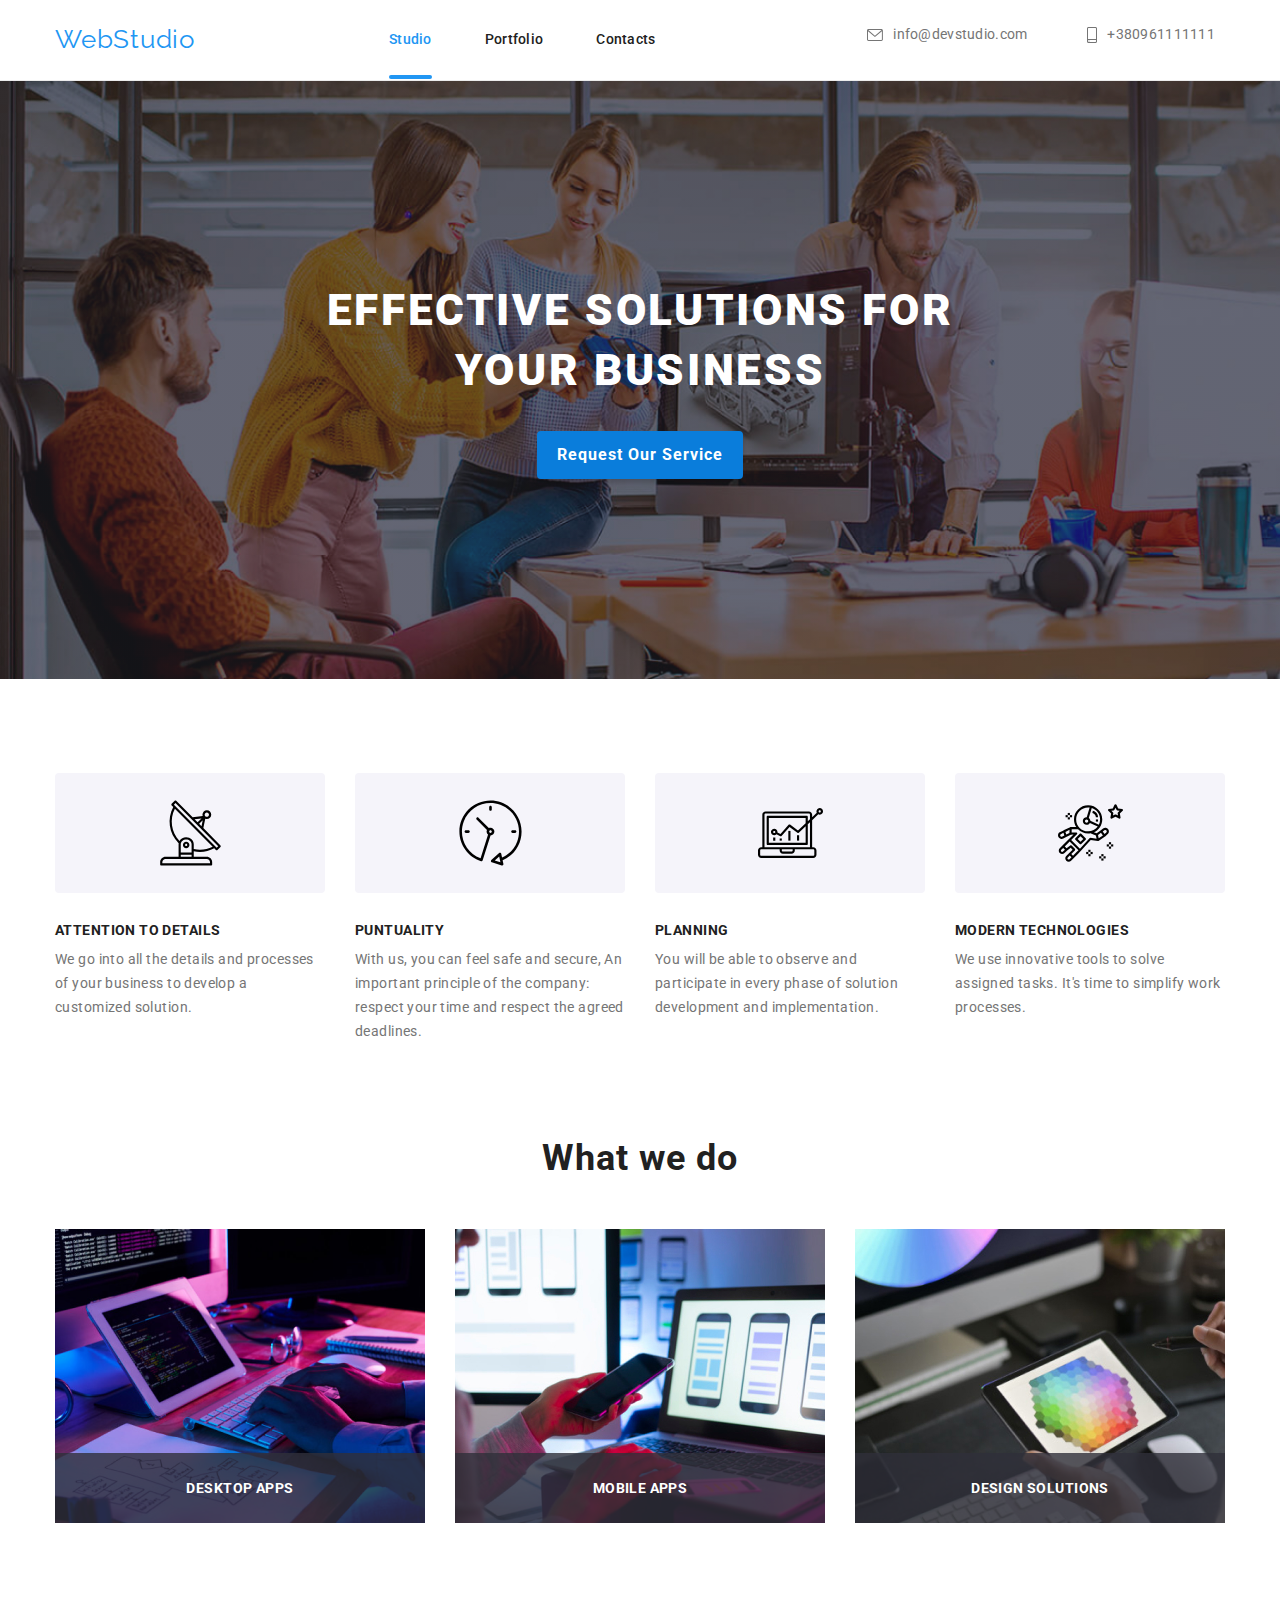
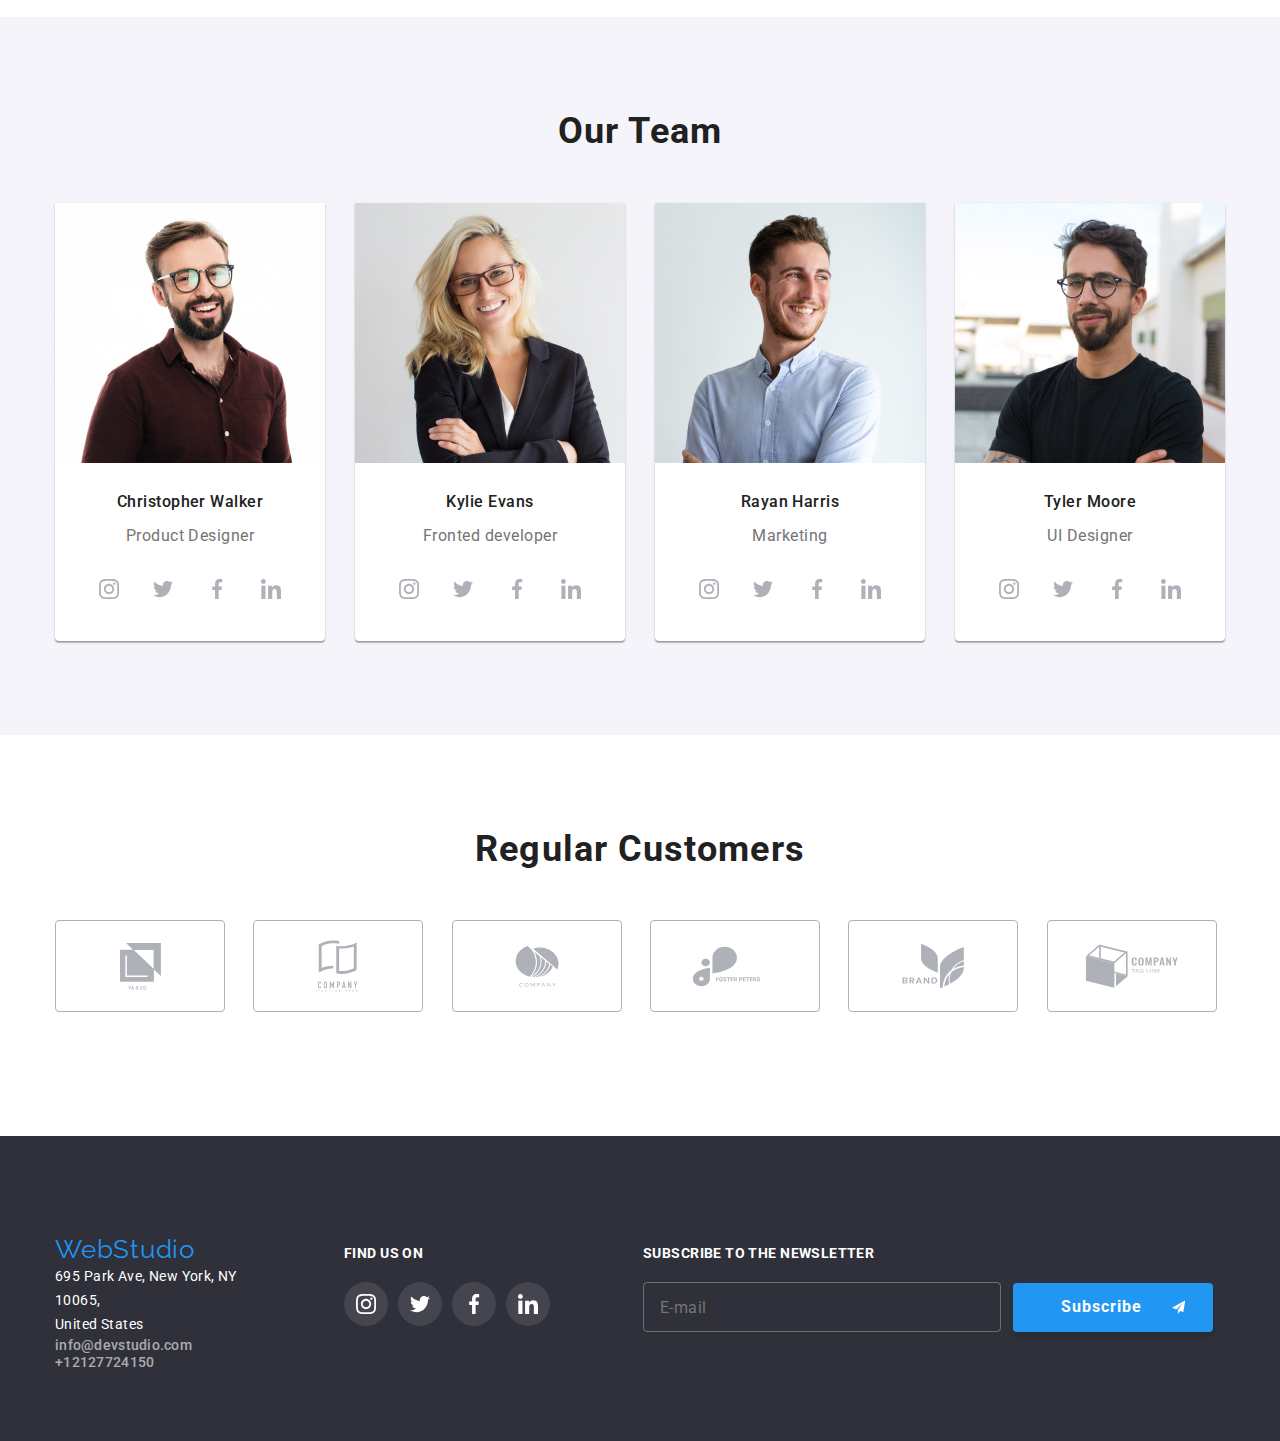
<file: index.html>
<!DOCTYPE html>
<html lang="en">
  <head>
   <title>HW 08</title>
    <meta charset="UTF-8">
    <meta name="viewport" content="width=device-width, initial-scale=1.0">
    <link rel="preconnect" href="https://fonts.googleapis.com">
    <link rel="preconnect" href="https://fonts.gstatic.com" crossorigin>
    <link href="https://fonts.googleapis.com/css2?family=Raleway:wght@700&family=Roboto:wght@400;500;700;900&display=swap" 
    rel="stylesheet">
   <link rel="stylesheet" href="https://cdnjs.cloudflare.com/ajax/libs/modern-normalize/1.0.0/modern-normalize.min.css"/>
    <link rel="stylesheet" href="./css/main.min.css"/>
  </head>
  <body>
    <header>
      <div class="container header-container">
      <a href="index.html" class="logo">WebStudio</a>

        <nav class="navigation">

        <ul class="nav">
        
          <li>
            <a href="index.html" class="nav__item nav__link--active">Studio</a>
          </li>
            <li>
              <a href="portfolio.html" rel="noopener norefer" class="nav__item nav-link ">Portfolio</a>
          </li>
            <li>
              <a href="index.html" class="nav__item nav-link">Contacts</a>
          </li>
        </ul>
      </nav>
     

    <ul class="contact__info">
    <li>
      <a href="mailto:info@devstudio.com" class="contact__link email">
      <svg width="16" height="12" class="contact__icon">
        <use href="./images/symbol-defs.svg#icon-envelope-hover">
        </use>
      </svg>
      info@devstudio.com</a></li>

    <li>
      <a href="tel:+380961111111" class="contact__link tel-number">
      <svg width="10" height="16" class="contact__icon">
        <use href="./images/symbol-defs.svg#icon-smartphone">
        </use>
      </svg>
      +380961111111</a>
    </li>
  </ul>


  <button
  class="menu-toggle js-open-menu"
  aria-expanded="false"
  aria-controls="mobile-menu">
  <svg
    width="24"
    height="24"
    fill="currentColor"
    viewBox="0 0 20 20"
    xmlns="http://www.w3.org/2000/svg">
    <path
      fill-rule="evenodd"
      d="M3 5a1 1 0 011-1h12a1 1 0 110 2H4a1 1 0 01-1-1zM3 10a1 1 0 011-1h12a1 1 0 110 2H4a1 1 0 01-1-1zM3 15a1 1 0 011-1h12a1 1 0 110 2H4a1 1 0 01-1-1z"
      clip-rule="evenodd"></path>
  </svg>
  </button>
</div>
</header>
 <main> 
    <section class="hero__section">
    <div class="container hero-container">
    <h1 class="hero-container__title">
    EFFECTIVE SOLUTIONS FOR<br>YOUR BUSINESS<br></h1>

   <button type="button" data-modal-open class="hero-section__request-our-service-button">
    Request Our Service 
   </button>
   </div>
  </section>

  <section class="our__features--section">
  <div class="container  our__features--container">
   <h2 class="hidden__features--title">Our Features</h2>
 <ul class="features__list">
  <li class="features__item">
    <div class="our__features--icon">
      <svg width="65" height="72">
        <use href="./images/symbol-defs.svg#icon-antenna-1"></use>
      </svg>
    </div>

    <h3 class="features__title">ATTENTION TO DETAILS</h3>
      <p class="features__description">
        We go into all the details and processes of your business to develop a
        customized solution.
      </p>
    </li>
    <li class="features__item">
      <div class="our__features--icon">
        <svg width="65" height="72">
          <use href="./images/symbol-defs.svg#icon-clock-1"></use>
        </svg>
      </div>

      <h3 class="features__title">PUNTUALITY</h3>
       <p class="features__description">
        With us, you can feel safe and secure, An important principle of the
        company: respect your time and respect the agreed deadlines.
      </p>
    </li>
    <li class="features__item" >
      <div class="our__features--icon">
        <svg width="65" height="72">
          <use href="./images/symbol-defs.svg#icon-diagram-1"></use>
        </svg>
      </div>

      <h3 class="features__title">PLANNING</h3>
      <p class="features__description">
        You will be able to observe and participate in every phase of solution
        development and implementation.
      </p>
    </li>
    <li class="features__item" >
      <div class="our__features--icon">
        <svg width="65" height="72">
          <use href="./images/symbol-defs.svg#icon-astronaut-1"></use>
        </svg>
      </div>

      <h3 class="features__title">MODERN TECHNOLOGIES</h3>
      <p class="features__description">
        We use innovative tools to solve assigned tasks. It's time to simplify
        work processes.
      </p>
    </li>
  </ul>
  </div>
  </section>

  <section class="what-we-do__section">
  <div class="container">
  <h2 class="what-we-do__title">What we do</h2>
  <ul class="what-we-do__images">
    <li class="what-we-do__item">
      <img src="images/personcoding.jpg" alt="personcoding" width="370" height="294">
      <div class="what-we-do__overlay">
        <p class="what-we-do-overlay__text">DESKTOP APPS</p>
      </div>
    </li>
  <li class="what-we-do__item">
      <img src="images/laptop.jpg" alt="laptop" width="370" height="294">
      <div class="what-we-do__overlay">
        <p class="what-we-do-overlay__text">MOBILE APPS</p>
      </div>
    </li>
  <li class="what-we-do__item">
      <img src="images/tablet.jpg" alt="tablet" width="370" height="294">
      <div class="what-we-do__overlay">
        <p class="what-we-do-overlay__text">DESIGN SOLUTIONS</p>
      </div>
    </li>
  </ul>
  </div>
</section>

<section class="our-team-section__cards">
  <div class="container">
  <h2 class="our__team">Our Team</h2>
<ul class="our-team__list">
<li class="our__team--item">
<picture>
  <source srcset="./images/christopherwalker@1x.jpg 1x, ./images/christopherwalker@2x.jpg 2x"
  media="(min-width:1200px)" 
  width="270" 
  height="260" />
    <source srcset="./images/christopher-tablet@1x.jpg 1x, ./images/christopher-tablet@2x.jpg 2x"
    media="(min-width:768px)"
    width="340"
    height="374"/>
    <source srcset="./images/christopher-mobile@1x.jpg 1x, ./images/christopher-mobile@2x.jpg 2x"
    media="(min-width:480px)"
    width="450"
    height="460"/> 
    <source srcset="./images/christopher-mobile@1x.jpg 1x, ./images/christopher-mobile@2x.jpg 2x"
    media="(max-width:479px)"
    width="100%"/>                
    <img
    src="./images/christopherwalker.jpg"
    alt="product designer"
    width="270"
    height="260"/>
    </picture>
    <h3 class="team__member--name">Christopher Walker</h3>
    <p class="profession">Product Designer</p>
    
    <ul class="team-member-social-links">
      <li class="team-social-icons-link">
        <a class="team-social-media__link" href="#">
            <svg width="20" height="20" class="team-social-icons-link-svg">
              <use href="./images/symbol-defs.svg#icon-instagram-2"></use>
            </svg>
        </a>
      </li>
      <li class="team-social-icons-link">
        <a class="team-social-media__link" href="#">
            <svg width="20" height="20" class="team-social-icons-link-svg">
              <use href="./images/symbol-defs.svg#icon-twitter-1"></use>
            </svg>
        </a>
      </li>
      <li class="team-social-icons-link">
        <a class="team-social-media__link" href="#">
            <svg width="20" height="20" class="team-social-icons-link-svg">
              <use href="./images/symbol-defs.svg#icon-facebook-1-2"></use>
            </svg>
        </a>
      </li>
      <li class="team-social-icons-link">
        <a class="team-social-media__link" href="#">
            <svg width="20" height="20" class="team-social-icons-link-svg">
              <use href="./images/symbol-defs.svg#icon-linkedin-1"></use>
            </svg>
        </a>
      </li>
      </ul>

  <li class="our__team--item" >
    <picture>
      <source srcset="./images/kylieevans@1x.jpg 1x, ./images/kylieevans@2x.jpg 2x"
      media="(min-width:1200px)" 
      width="270" 
      height="260" />
        <source srcset="./images/kylie-tablet@1x.jpg 1x, ./images/kylie-tablet@2x.jpg 2x"
        media="(min-width:768px)"
        width="340"
        height="374"/>
        <source srcset="./images/kylie-mobile@1x.jpg 1x, ./images/kylie-mobile@2x.jpg 2x"
        media="(min-width:480px)"
        width="450"
        height="460"/> 
        <source srcset="./images/kylie-mobile@1x.jpg 1x, ./images/kylie-mobile@2x.jpg 2x"
        media="(max-width:479px)"
        width="100%"/>                
        <img 
      src="./images/kylieevans.jpg"
       alt="Frontend Developer"
       width="270"
       height="260"/>
         </picture>
    <h3 class="team__member--name">Kylie Evans</h3>
    <p class="profession">Fronted developer</p>
    <ul class="team-member-social-links">
      <li class="team-social-icons-link">
        <a class="team-social-media__link" href="#">
            <svg width="20" height="20" class="team-social-icons-link-svg">
              <use href="./images/symbol-defs.svg#icon-instagram-2"></use>
            </svg>
        </a>
      </li>
      <li class="team-social-icons-link">
        <a class="team-social-media__link" href="#">
            <svg width="20" height="20" class="team-social-icons-link-svg">
              <use href="./images/symbol-defs.svg#icon-twitter-1"></use>
            </svg>
        </a>
      </li>
      <li class="team-social-icons-link">
        <a class="team-social-media__link" href="#">
            <svg width="20" height="20" class="team-social-icons-link-svg">
              <use href="./images/symbol-defs.svg#icon-facebook-1-2"></use>
            </svg>
        </a>
      </li>
      <li class="team-social-icons-link">
        <a class="team-social-media__link" href="#">
            <svg width="20" height="20" class="team-social-icons-link-svg">
              <use href="./images/symbol-defs.svg#icon-linkedin-1"></use>
            </svg>
        </a>
      </li>
      </ul>


  <li class="our__team--item" >
    <picture>
      <source srcset="./images/rayanharris@1x.jpg 1x, ./images/rayanharris@2x.jpg 2x"
      media="(min-width:1200px)" 
      width="270" 
      height="260" />
        <source srcset="./images/rayan-tablet@1x.jpg 1x, ./images/rayan-tablet@2x.jpg 2x"
        media="(min-width:768px)"
        width="340"
        height="374"/>
        <source srcset="./images/rayan-mobile@1x.jpg 1x, ./images/rayan-mobile@2x.jpg 2x"
        media="(min-width:480px)"
        width="450"
        height="460"/> 
        <source srcset="./images/rayan-mobile@1x.jpg 1x, ./images/rayan-mobile@2x.jpg 2x"
        media="(max-width:479px)"
        width="100%"/>  
    <img src="./images/rayanharris.jpg"
       alt="Marketing"
       width="270"
       height="260"/>
       </picture>
    <h3 class="team__member--name">Rayan Harris</h3>
    <p class="profession">Marketing</p>
    <ul class="team-member-social-links">
      <li class="team-social-icons-link">
        <a class="team-social-media__link" href="#">
            <svg width="20" height="20" class="team-social-icons-link-svg">
              <use href="./images/symbol-defs.svg#icon-instagram-2"></use>
            </svg>
        </a>
      </li>
      <li class="team-social-icons-link">
        <a class="team-social-media__link" href="#">
            <svg width="20" height="20" class="team-social-icons-link-svg">
              <use href="./images/symbol-defs.svg#icon-twitter-1"></use>
            </svg>
        </a>
      </li>
      <li class="team-social-icons-link">
        <a class="team-social-media__link" href="#">
            <svg width="20" height="20" class="team-social-icons-link-svg">
              <use href="./images/symbol-defs.svg#icon-facebook-1-2"></use>
            </svg>
        </a>
      </li>
      <li class="team-social-icons-link">
        <a class="team-social-media__link" href="#">
            <svg width="20" height="20" class="team-social-icons-link-svg">
              <use href="./images/symbol-defs.svg#icon-linkedin-1"></use>
            </svg>
        </a>
      </li>
      </ul>
  <li class="our__team--item">
    <picture>
      <source srcset="./images/tylermoore@1x.jpg 1x, ./images/tylermoore@2x.jpg 2x"
      media="(min-width:1200px)" 
      width="270" 
      height="260" />
        <source srcset="./images/tyler-tablet@1x.jpg 1x, ./images/tyler-tablet@2x.jpg 2x"
        media="(min-width:768px)"
        width="340"
        height="374"/>
        <source srcset="./images/tyler-mobile@1x.jpg 1x, ./images/tyler-mobile@2x.jpg 2x"
        media="(min-width:480px)"
        width="450"
        height="460"/> 
        <source srcset="./images/tyler-mobile@1x.jpg 1x, ./images/tyler-mobile@2x.jpg 2x"
        media="(max-width:479px)"
        width="100%"/>  
   <img src="./images/tylermoore.jpg"
       alt="UI Designer"
        width="270"
         height="260">
         </picture>
    <h3 class="team__member--name">Tyler Moore</h3>
    <p class="profession">UI Designer</p>
  
    <ul class="team-member-social-links">
      <li class="team-social-icons-link">
        <a class="team-social-media__link" href="#">
            <svg width="20" height="20" class="team-social-icons-link-svg">
              <use href="./images/symbol-defs.svg#icon-instagram-2"></use>
            </svg>
        </a>
      </li>
      <li class="team-social-icons-link">
        <a class="team-social-media__link" href="#">
            <svg width="20" height="20" class="team-social-icons-link-svg">
              <use href="./images/symbol-defs.svg#icon-twitter-1"></use>
            </svg>
        </a>
      </li>
      <li class="team-social-icons-link">
        <a class="team-social-media__link" href="#">
            <svg width="20" height="20" class="team-social-icons-link-svg">
              <use href="./images/symbol-defs.svg#icon-facebook-1-2"></use>
            </svg>
        </a>
      </li>
      <li class="team-social-icons-link">
        <a class="team-social-media__link" href="#">
            <svg width="20" height="20" class="team-social-icons-link-svg">
              <use href="./images/symbol-defs.svg#icon-linkedin-1"></use>
            </svg>
        </a>
      </li>
      </ul>
    </li>
  </ul>
</div>
</section>

<section class="section__regular--customer">
  <div class=" regular-customer-section">
    <h2 class="regular__customers--title">Regular Customers</h2>
    <ul class="regular-customers__brand">
      <li class="regular-customers-icons"><a href="" class="regular-customers-icons__link">
          <svg width="41" height="47" class="regular-customers-icons__svg">
            <use href="./images/symbol-defs.svg#icon-yaco"></use>
          </svg>
        </a>
      </li>
       <li class="regular-customers-icons"><a href="" class="regular-customers-icons__link">
          <svg width="40" height="52" class="regular-customers-icons__svg">
            <use href="./images/symbol-defs.svg#icon-company"></use>
          </svg>
        </a>
      </li>
      <li class="regular-customers-icons"><a href="" class="regular-customers-icons__link">
          <svg width="44" height="42" class="regular-customers-icons__svg">
            <use href="./images/symbol-defs.svg#icon-company2"></use>
          </svg>
        </a>
      </li>
      <li class="regular-customers-icons"><a href="" class="regular-customers-icons__link">
          <svg width="85" height="41" class="regular-customers-icons__svg">
            <use href="./images/symbol-defs.svg#icon-fosterpeters"></use>
          </svg>
        </a>
      </li>
      <li class="regular-customers-icons"><a href="" class="regular-customers-icons__link">
          <svg width="63" height="46" class="regular-customers-icons__svg">
            <use href="./images/symbol-defs.svg#icon-brand"></use>
          </svg>
        </a>
      </li>
      <li class="regular-customers-icons"><a href="" class="regular-customers-icons__link">
          <svg width="94" height="44" class="regular-customers-icons__svg">
            <use href="./images/symbol-defs.svg#icon-companytagline"></use>
          </svg>
        </a>
      </li>
    </ul>
  </div>
</section>
</main>

<footer class="footer footer-global-container ">
 <div class="container foot__flex">
  <div class="footer-left-part"> 
  <a href="index.html" class="webstudio__link">WebStudio</a>
  <address>      
  <ul class="address__footer--color">
    <li class="address__footer--item" ><a href="https://goo.gl/maps/vmdEabcFhvJnFiz56" class="address">695 Park Ave, New York, NY 10065, <br> United States</a></li>
    <li class="address__footer--item"><a href="mailto:info@devstudio.com" class="contact__detail--footer email-footer">info@devstudio.com</a></li>
    <li class="address__footer--item" ><a href="tel:+12127724150" class="contact__detail--footer phone-footer ">+12127724150</a>
    </li>
    </ul>
  </address>
  </div>
  
  <div class="find-us">
    <p class="find-us-on__title">FIND US ON</p>
    <ul class="company__social--media">
          <li class="">
            <a href="" class="social__media--svg">
              <svg width="20" height="20" class="svg-social-media-icon">
                <use href="./images/symbol-defs.svg#icon-instagram-2"></use>
              </svg></a>
          </li>
          <li class="">
            <a href="" class="social__media--svg">
              <svg width="20" height="20" class="svg-social-media-icon">
                <use href="./images/symbol-defs.svg#icon-twitter-1"></use>
              </svg></a>
          </li>
          <li class="">
            <a href="" class="social__media--svg">
              <svg width="20" height="20" class="svg-social-media-icon">
                <use href="./images/symbol-defs.svg#icon-facebook-1-2"></use>
              </svg></a>
          </li>
          <li class="last-child-element">
            <a href="" class="social__media--svg">
              <svg width="20" height="20" class="svg-social-media-icon">
                <use href="./images/symbol-defs.svg#icon-linkedin-1"></use>
              </svg></a>
          </li>
        </ul>
    </div>

    <div class="subscribe">
      <p class="subscribe-title">SUBSCRIBE TO THE NEWSLETTER</p>
      <form name="subscribe-form" class="subscribe-form">
        <input
          type="email"
          name="email-input"
          placeholder="E-mail"
          class="email__input--element  "
        />
        <button type="submit" class="subscribe__button">
          Subscribe
          <svg width="24" height="24" class="subscribe__send--svg">
            <use href="./images/symbol-defs.svg#icon-icon-send"></use>
          </svg>
        </button>
      </form>
    </div>


  </div>
</footer>

<div class="backdrop is-hidden" data-modal>
  <div class="modal">
    <button type="modal-close-button" data-modal-close class="modal-window__closing-button">
      <svg width="18" height="18" class="x-icon">
        <use href="./images/symbol-defs.svg#icon-close-black-18dp-2-1"></use>
      </svg>
   </button>

   <p class="modal__text">
    Leave your information and we'll call you back
   </p>
   <div class="modal__form--field">
   <label for="name"
    class="modal__label">Name</label>
   <div class="modal__input--wrapper">
    <input 
    id="name" 
    type="text" 
     
    class="modal__input" 
    minlength="2" 
    name="name" 
    required/>
    <svg width="18" height="18" class="modal__icon">
      <use href="./images/symbol-defs.svg#icon-person-black-18dp-1"></use>
    </svg>
</div>
</div>


<div class="modal__form--field">
  <label for="phone" class="modal__label">Telephone</label>
  <div class="modal__input--wrapper">
   <input 
   id="phone" 
   type="tel" 
  
   class="modal__input" 
   minlength="9" 
   name="phone" 
   required/>
   <svg width="18" height="18" class="modal__icon">
     <use href="./images/symbol-defs.svg#icon-phone-black-18dp-1"></use>
   </svg>
</div>
</div>

<div class="modal__form--field">
  <label for="mail" class="modal__label">Email</label>
  <div class="modal__input--wrapper">
   <input 
   id="mail" 
   type="Email" 
   
   class="modal__input" 
   minlength="3" 
   name="mail" 
   required/>
   <svg width="18" height="18" class="modal__icon">
     <use href="./images/symbol-defs.svg#icon-email-black-18dp-1"></use>
   </svg>
</div>
</div>

<div class="modal__form--field">
  <label for ="comments" class="modal__label">Comments</label>
  <textarea 
  name="comments"
   id="comments" 
   placeholder="Enter the text" 
   class="modal__comments">
</textarea>
</div>
<div class="modal__form--field">
  <input type="checkbox"
   id="check" 
   name="policy"
  class="modal__checkbox visually-hidden" required/>
  <label for="check" class="checkbox__text">
    <span class="checkbox__icon--wrapper">
    <svg class="checkbox-icon" width="11" height="8">
      <use href="./images/symbol-defs.svg#icon-Vector-3"></use>
  </svg>
   </span>
   
   <span class="agree___to-terms-and--conditions">
    I agree with the newsletter and accept the <a href="index.html" class="terms__and--conditions"> Terms and <br/>
    <span class="condition-span"> conditions</span></a>
  </span>
  </label>
</div>

<ul class="button-window">
<li><button type="button" class="button__send">Send</button></li>
</ul>
</button>
</div>
</div>
</div>


<div class="menu-container js-menu-container" id="mobile-menu">
  <button class="menu-toggle js-close-menu">
    <svg
      fill="currentColor"
      viewBox="0 0 20 20"
      xmlns="http://www.w3.org/2000/svg"
      width="24"
      height="24"
    >
      <path
        fill-rule="evenodd"
        d="M4.293 4.293a1 1 0 011.414 0L10 8.586l4.293-4.293a1 1 0 111.414 1.414L11.414 10l4.293 4.293a1 1 0 01-1.414 1.414L10 11.414l-4.293 4.293a1 1 0 01-1.414-1.414L8.586 10 4.293 5.707a1 1 0 010-1.414z"
        clip-rule="evenodd"
      ></path>
    </svg>
  </button>

  <ul class="mobile-menu">
    <li class="mobile-menu__item">
      <a
        href="index.html"
        class="mobile-menu__link mobile-menu__link--active"
        >Studio</a
      >
    </li>
    <li class="mobile-menu__item">
      <a href="portfolio.html" class="mobile-menu__link">Portfolio</a>
    </li>
    <li class="mobile-menu__item">
      <a href="index.html" class="mobile-menu__link">Contacts</a>
    </li>
  </ul>
  <ul class="mobile-menu-contacts">
    <li class="mobile-menu-contacts__item">
      <a
        href="tel:12127724150"
        class="mobile-menu-contacts__link mobile-menu-contacts__link--phone"
        >+1 212-772-4150</a
      >
    </li>
    <li class="mobile-menu-contacts__item">
      <a
        href="mailto:info@devstudio.com"
        class="mobile-menu-contacts__link mobile-menu-contacts__link--email"
        >info@devstudio.com</a
      >
    </li>
  </ul>
  <ul class="mobile-menu-media">
    <li class="mobile-menu-media__item">
      <a href="" class="mobile-menu-media__link"
        >Instagram <span>|</span>
      </a>
    </li>
    <li class="mobile-menu-media__item">
      <a href="" class="mobile-menu-media__link">Twitter <span>|</span> </a>
    </li>
    <li class="mobile-menu-media__item">
      <a href="" class="mobile-menu-media__link">
        Facebook <span>|</span>
      </a>
    </li>
    <li class="mobile-menu-media__item">
      <a href="" class="mobile-menu-media__link">LinkedIn</a>
    </li>
  </ul>
</div>
<script src="./js/modal.js"></script>
<script src="./js/mobile-menu.js"></script>
</body>
</html>
</file>
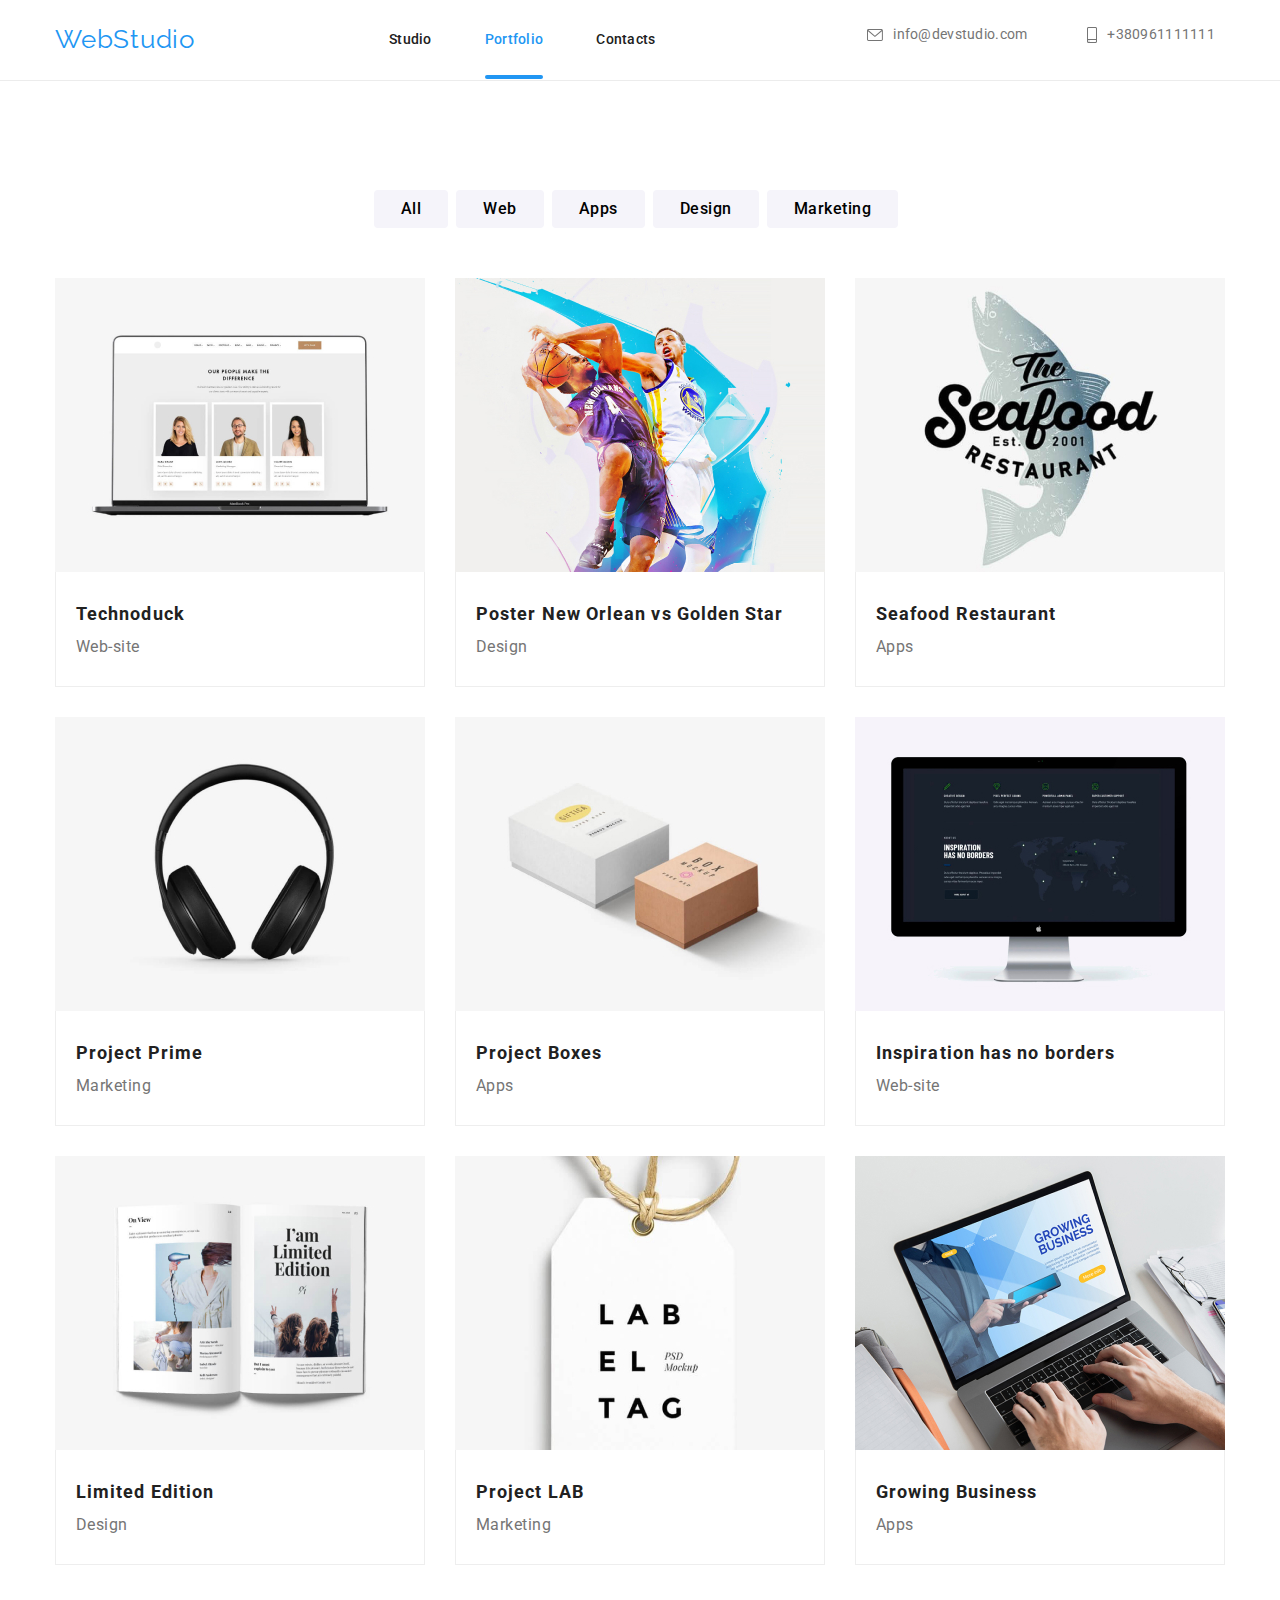
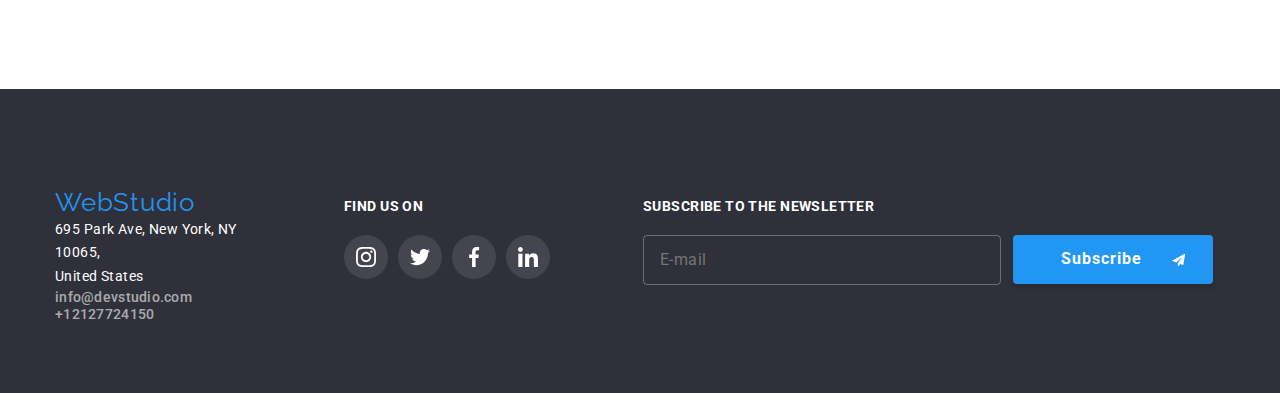
<file: portfolio.html>
<!DOCTYPE html>
<html lang="en">
  <head>
    <title>HW 08</title>
    <meta charset="UTF-8">
    <meta name="viewport" content="width=device-width, initial-scale=1.0">
    <link rel="preconnect" href="https://fonts.googleapis.com">
    <link rel="preconnect" href="https://fonts.gstatic.com" crossorigin>
    <link href="https://fonts.googleapis.com/css2?family=Raleway:wght@700&family=Roboto:wght@400;500;700;900&display=swap" 
    rel="stylesheet">
   <link rel="stylesheet" href="https://cdnjs.cloudflare.com/ajax/libs/modern-normalize/1.0.0/modern-normalize.min.css"/>
   <link rel="stylesheet" href="./css/main.min.css"/>
  </head>
  <body>

     <header>
      <div class="container header-container">
      <a href="index.html" class="logo">WebStudio</a>

        <nav>

        <ul class="nav">
        
          <li>
            <a href="index.html" class="nav__item ">Studio</a>
          </li>
            <li>
              <a href="portfolio.html" rel="noopener norefer" class="nav__item nav__link--active ">Portfolio</a>
          </li>
            <li>
              <a href="index.html" class="nav__item nav-link">Contacts</a>
          </li>
        </ul>
      </nav>
    <ul class="contact__info">
    <li>
      <a href="mailto:info@devstudio.com" class="contact__link email">
      <svg width="16" height="12" class="contact__icon">
        <use href="./images/symbol-defs.svg#icon-envelope-hover">
        </use>
      </svg>
      info@devstudio.com</a></li>

    <li>
      <a href="tel:+380961111111" class="contact__link tel-number">
      <svg width="10" height="16" class="contact__icon">
        <use href="./images/symbol-defs.svg#icon-smartphone">
        </use>
      </svg>
      +380961111111</a>
    </li>
  </ul>
  <button
  class="menu-toggle js-open-menu"
  aria-expanded="false"
  aria-controls="mobile-menu">
  <svg
    width="24"
    height="24"
    fill="currentColor"
    viewBox="0 0 20 20"
    xmlns="http://www.w3.org/2000/svg">
    <path
      fill-rule="evenodd"
      d="M3 5a1 1 0 011-1h12a1 1 0 110 2H4a1 1 0 01-1-1zM3 10a1 1 0 011-1h12a1 1 0 110 2H4a1 1 0 01-1-1zM3 15a1 1 0 011-1h12a1 1 0 110 2H4a1 1 0 01-1-1z"
      clip-rule="evenodd"
    ></path>
  </svg>
</button>
</div>
  </header>

  <main>
    <section class="portfolio__section">
    <div class="container"> 
    <ul class="button__choices">
    <li><button type="button" class="web__pages--button">All</button></li>
    <li><button type="button" class="web__pages--button">Web</button></li>
    <li><button type="button" class="web__pages--button">Apps</button></li>
    <li><button type="button" class="web__pages--button">Design</button></li>
    <li><button type="button" class="web__pages--button">Marketing</button></li>
  </ul>
  
    <h2 class="portfolio__projects--title">Portfolio Projects</h2> 
   <ul class="projects__section--item">

    <li class="portfolio__projects--item">
    <div class="card__overlay">
   <picture>
    <source srcset="./images/laptop@1x.jpg 1x, ./images/laptop@2x.jpg 2x"
    media="(min-width:1200px)"
      width="370"
        height="294"/>
         <source srcset="./images/laptop-tablet@1x.jpg 1x, ./images/laptop-tablet@2x.jpg 2x"
          media="(min-width:768px)"
           width="340"
           height="294"/>
        <source srcset="./images/laptop-mobile@1x.jpg 1x, ./images/laptop-mobile@2x.jpg 2x"
         media="(min-width:480px)"
          width="400"
           height="294"/>
        <source srcset="./images/laptop-mobile@1x.jpg 1x, ./images/laptop-mobile@2x.jpg 2x"
          media="(max-width:479px)"
           width="100%"/>
 <img src="./images/laptop.jpg" 
      alt="laptop image"
       width="370"
       height="294"/>
    </picture>
       <p class="overlay__text--item">
          Technoduck is a state-of-the-art coronavirus distribution
          platform. Companies use this platform for digital espionage
          and attacks on competitors secure servers.
        </p>
        </div>
      <div class="card__content--item">
      <h3 class="project__example">Technoduck</h3>
      <p class="portfolio__project--title">Web-site</p>
      </div>
      </li>

  <li class="portfolio__projects--item">
   <div class="card__overlay">
     <picture>
        <source srcset="./images/basketballposter@1x.jpg 1x, ./images/basketballposter@2x.jpg 2x"
      media="(min-width:1200px)"
       width="370"
         height="294"/>
        <source srcset="./images/basketballposter-tablet@1x.jpg 1x, ./images/basketballposter-tablet@2x.jpg 2x"
           media="(min-width:768px)"
             width="340"
            height="294"/>
           <source srcset="./images/basketballposter-mobile@1x.jpg 1x, ./images/basketballposter-mobile@2x.jpg 2x"
          media="(min-width:480px)"
            width="400"
             height="294"/>
            <source srcset="./images/basketballposter-mobile@1x.jpg 1x, ./images/basketballposter-mobile@2x.jpg 2x"
            media="(max-width:479px)"
          width="100%"/>
         <img src="./images/basketballposter.jpg"
        alt="basketball poster"
        width="370"
        height="294"/>
        </picture>
        <p class="overlay__text--item">
            Technoduck is a state-of-the-art coronavirus distribution
            platform. Companies use this platform for digital espionage
            and attacks on competitors' secure servers.
          </p>
          </div>
        <div class="card__content--item">
        <h3 class="project__example">Poster New Orlean vs Golden Star</h3>
        <p class="portfolio__project--title">Design</p>
        </div>
        </li>

        <li class="portfolio__projects--item">
          <div class="card__overlay">
            <picture>
              <source srcset="./images/seafoodposter@1x.jpg 1x, ./images/seafoodposter@2x.jpg 2x"
            media="(min-width:1200px)"
             width="370"
               height="294"/>
              <source srcset="./images/seafoodposter-tablet@1x.jpg 1x, ./images/seafoodposter-tablet@2x.jpg 2x"
                 media="(min-width:768px)"
                   width="340"
                  height="294"/>
                 <source srcset="./images/seafoodposter-mobile@1x.jpg 1x, ./images/seafoodposter-mobile@2x.jpg 2x"
                media="(min-width:480px)"
                  width="400"
                   height="294"/>
                  <source srcset="./images/seafoodposter-mobile@1x.jpg 1x, ./images/seafoodposter-mobile@2x.jpg 2x"
                  media="(max-width:479px)"
                width="100%"/>
     <img src="./images/seafoodposter.jpg"
          alt="seafood poster"
          width="370"
          height="294"/>
          </picture>
            <p class="overlay__text--item">
              Technoduck is a state-of-the-art coronavirus distribution
              platform. Companies use this platform for digital espionage
              and attacks on competitors' secure servers.
            </p>
         </div>
          <div class="card__content--item">
          <h3 class="project__example">Seafood Restaurant</h3>
          <p class="portfolio__project--title">Apps</p>
          </div>
        </li>

        <li class="portfolio__projects--item">
          <div class="card__overlay">
            <picture>
              <source srcset="./images/headphones@1x.jpg 1x, ./images/headphones@2x.jpg 2x"
            media="(min-width:1200px)"
             width="370"
               height="294"/>
              <source srcset="./images/headphones-tablet@1x.jpg 1x, ./images/headphones-tablet@2x.jpg 2x"
                 media="(min-width:768px)"
                   width="340"
                  height="294"/>
                 <source srcset="./images/headphones-mobile@1x.jpg 1x, ./images/headphones-mobile@2x.jpg 2x"
                media="(min-width:480px)"
                  width="400"
                   height="294"/>
                  <source srcset="./images/headphones-mobile@1x.jpg 1x, ./images/headphones-mobile@2x.jpg 2x"
                  media="(max-width:479px)"
                width="100%"/>
          <img src="./images/headphones.jpg"
          alt="headphones"
          width="370"
          height="294"/>
          </picture>
          <p class="overlay__text--item">
              Technoduck is a state-of-the-art coronavirus distribution
              platform. Companies use this platform for digital espionage
              and attacks on competitors' secure servers.
            </p>
          </div>
        <div class="card__content--item">
          <h3 class="project__example">Project Prime</h3>
          <p class="portfolio__project--title">Marketing</p>
          </div>
        </li>

       <li class="portfolio__projects--item">
          <div class="card__overlay">
            <picture>
              <source srcset="./images/boxes@1x.jpg 1x, ./images/boxes@2x.jpg 2x"
            media="(min-width:1200px)"
             width="370"
               height="294"/>
              <source srcset="./images/boxes-tablet@1x.jpg 1x, ./images/boxes-tablet@2x.jpg 2x"
                 media="(min-width:768px)"
                   width="340"
                  height="294"/>
                 <source srcset="./images/boxes-mobile@1x.jpg 1x, ./images/boxes-mobile@2x.jpg 2x"
                media="(min-width:480px)"
                  width="400"
                   height="294"/>
                  <source srcset="./images/boxes-mobile@1x.jpg 1x, ./images/boxes-mobile@2x.jpg 2x"
                  media="(max-width:479px)"
                width="100%"/>
       <img src="./images/boxes.jpg"
          alt="boxes"
          width="370"
          height="294"/>
          </picture>
            <p class="overlay__text--item">
              Technoduck is a state-of-the-art coronavirus distribution
              platform. Companies use this platform for digital espionage
              and attacks on competitors' secure servers.
            </p>
          </div>
       <div class="card__content--item">
          <h3 class="project__example">Project Boxes</h3>
          <p class="portfolio__project--title">Apps</p>
          </div>
        </li>

        <li class="portfolio__projects--item">
          <div class="card__overlay">
            <picture>
              <source srcset="./images/desktopcomputer@1x.jpg 1x, ./images/desktopcomputer@2x.jpg 2x"
            media="(min-width:1200px)"
             width="370"
               height="294"/>
              <source srcset="./images/desktopcomputer-tablet@1x.jpg 1x, ./images/desktopcomputer-tablet@2x.jpg 2x"
                 media="(min-width:768px)"
                   width="340"
                  height="294"/>
                 <source srcset="./images/desktopcomputer-mobile@1x.jpg 1x, ./images/desktopcomputer-mobile@2x.jpg 2x"
                media="(min-width:480px)"
                  width="400"
                   height="294"/>
                  <source srcset="./images/desktopcomputer-mobile@1x.jpg 1x, ./images/desktopcomputer-mobile@2x.jpg 2x"
                  media="(max-width:479px)"
                width="100%"/>
      <img src="./images/desktopcomputer.jpg"
          alt="desktopcomputer"
          width="370"
          height="294">
          </picture>
            <p class="overlay__text--item">
              Technoduck is a state-of-the-art coronavirus distribution
              platform. Companies use this platform for digital espionage
              and attacks on competitors' secure servers.
            </p>
          </div>
        <div class="card__content--item">
          <h3 class="project__example">Inspiration has no borders</h3>
          <p class="portfolio__project--title">Web-site</p>
          </div>
        </li>

        <li class="portfolio__projects--item">
          <div class="card__overlay">
            <picture>
              <source srcset="./images/openmagazine@1x.jpg 1x, ./images/openmagazine@2x.jpg 2x"
            media="(min-width:1200px)"
             width="370"
               height="294"/>
              <source srcset="./images/openmagazine-tablet@1x.jpg 1x, ./images/openmagazine-tablet@2x.jpg 2x"
                 media="(min-width:768px)"
                   width="340"
                  height="294"/>
                 <source srcset="./images/openmagazine-mobile@1x.jpg 1x, ./images/openmagazine-mobile@2x.jpg 2x"
                media="(min-width:480px)"
                  width="400"
                   height="294"/>
                  <source srcset="./images/openmagazine-mobile@1x.jpg 1x, ./images/openmagazine-mobile@2x.jpg 2x"
                  media="(max-width:479px)"
                width="100%"/>
          <img src="images/openmagazine.jpg"
          alt="open magazine"
          width="370"
          height="294"/>
          </picture>
           <p class="overlay__text--item">
              Technoduck is a state-of-the-art coronavirus distribution
              platform. Companies use this platform for digital espionage
              and attacks on competitors' secure servers.
            </p>
          </div>
        <div class="card__content--item">
          <h3 class="project__example">Limited Edition</h3>
          <p class="portfolio__project--title">Design</p>
          </div>
        </li>

        <li class="portfolio__projects--item">
          <div class="card__overlay">
            <picture>
              <source srcset="./images/labeltag@1x.jpg 1x, ./images/labeltag@2x.jpg 2x"
            media="(min-width:1200px)"
             width="370"
               height="294"/>
              <source srcset="./images/labeltag-tablet@1x.jpg 1x, ./images/labeltag-tablet@2x.jpg 2x"
                 media="(min-width:768px)"
                   width="340"
                  height="294"/>
                 <source srcset="./images/labeltag-mobile@1x.jpg 1x, ./images/labeltag-mobile@2x.jpg 2x"
                media="(min-width:480px)"
                  width="400"
                   height="294"/>
                  <source srcset="./images/labeltag-mobile@1x.jpg 1x, ./images/labeltag-mobile@2x.jpg 2x"
                  media="(max-width:479px)"
                width="100%"/>
          <img src="images/labeltag.jpg"
          alt="label tag"
          width="370"
          height="294"/>
          </picture>
          <p class="overlay__text--item">
              Technoduck is a state-of-the-art coronavirus distribution
              platform. Companies use this platform for digital espionage
              and attacks on competitors' secure servers.
            </p>
          </div>
        <div class="card__content--item">
          <h3 class="project__example"> Project LAB</h3>
          <p class="portfolio__project--title">Marketing</p>
        </div>
        </li>

        <li class="portfolio__projects--item">
          <div class="card__overlay">
            <picture>
              <source srcset="./images/persontyping@1x.jpg 1x, ./images/persontyping@2x.jpg 2x"
            media="(min-width:1200px)"
             width="370"
               height="294"/>
              <source srcset="./images/persontyping-tablet@1x.jpg 1x, ./images/persontyping-tablet@2x.jpg 2x"
                 media="(min-width:768px)"
                   width="340"
                  height="294"/>
                 <source srcset="./images/persontyping-mobile@1x.jpg 1x, ./images/persontyping-mobile@2x.jpg 2x"
                media="(min-width:480px)"
                  width="400"
                   height="294"/>
                  <source srcset="./images/persontyping-mobile@1x.jpg 1x, ./images/persontyping-mobile@2x.jpg 2x"
                  media="(max-width:479px)"
                width="100%"/>
          <img src="images/persontyping.jpg"
          alt="person typing"
          width="370"
          height="294"/>
          </picture>
          <p class="overlay__text--item">
              Technoduck is a state-of-the-art coronavirus distribution
              platform. Companies use this platform for digital espionage
              and attacks on competitors' secure servers.
            </p>
          </div>
        <div class="card__content--item">
          <h3 class="project__example">Growing Business</h3>
          <p class="portfolio__project--title">Apps</p>
        </div>
        </li>
        </ul>
        </div>
        </section>
      </main>


      <footer class="footer ">
        <div class="container foot__flex">
           <div class="footer-left-part">
         <a href="index.html" class="webstudio__link">WebStudio</a>
         <address>      
         <ul class="address__footer--color">
           <li class="address__footer--item" ><a href="https://goo.gl/maps/vmdEabcFhvJnFiz56" class="address">695 Park Ave, New York, NY 10065, <br> United States</a></li>
           <li class="address__footer--item"><a href="mailto:info@devstudio.com" class="contact__detail--footer email-footer">info@devstudio.com</a></li>
           <li class="address__footer--item" ><a href="tel:+12127724150" class="contact__detail--footer phone-footer ">+12127724150</a>
           </li>
           </ul>
         </address>
         </div>
         
         <div class="find-us">
           <p class="find-us-on__title">FIND US ON</p>
           <ul class="company__social--media">
                 <li class="">
                   <a href="" class="social__media--svg">
                     <svg width="20" height="20" class="svg-social-media-icon">
                       <use href="./images/symbol-defs.svg#icon-instagram-2"></use>
                     </svg></a>
                 </li>
                 <li class="">
                   <a href="" class="social__media--svg">
                     <svg width="20" height="20" class="svg-social-media-icon">
                       <use href="./images/symbol-defs.svg#icon-twitter-1"></use>
                     </svg></a>
                 </li>
                 <li class="">
                   <a href="" class="social__media--svg">
                     <svg width="20" height="20" class="svg-social-media-icon">
                       <use href="./images/symbol-defs.svg#icon-facebook-1-2"></use>
                     </svg></a>
                 </li>
                 <li class="last-child-element">
                   <a href="" class="social__media--svg">
                     <svg width="20" height="20" class="svg-social-media-icon">
                       <use href="./images/symbol-defs.svg#icon-linkedin-1"></use>
                     </svg></a>
                 </li>
               </ul>
           </div>
       
           <div class="subscribe">
             <p class="subscribe-title">SUBSCRIBE TO THE NEWSLETTER</p>
             <form name="subscribe-form" class="subscribe-form">
               <input
                 type="email"
                 name="email-input"
                 placeholder="E-mail"
                 class="email__input--element"
               />
               <button type="submit" class="subscribe__button">
                 Subscribe
                 <svg width="24" height="24" class="subscribe__send--svg">
                   <use href="./images/symbol-defs.svg#icon-icon-send"></use>
                 </svg>
               </button>
             </form>
           </div>
       
       
         </div>
       </footer>
       
       <div class="backdrop is-hidden" data-modal>
         <div class="modal">
           <button type="modal-close-button" data-modal-close class="modal-window__closing-button">
             <svg width="18" height="18" class="x-icon">
               <use href="./images/symbol-defs.svg#icon-close-black-18dp-2-1"></use>
             </svg>
          </button>
       
          <p class="modal__text">
           Leave your information and we'll call you back
          </p>
          <div class="modal__form--field">
          <label for="name"
           class="modal__label">Name</label>
          <div class="modal__input--wrapper">
           <input 
           id="name" 
           type="text" 
            
           class="modal__input" 
           minlength="2" 
           name="name" 
           required/>
           <svg width="18" height="18" class="modal__icon">
             <use href="./images/symbol-defs.svg#icon-person-black-18dp-1"></use>
           </svg>
       </div>
       </div>
       
       
       <div class="modal__form--field">
         <label for="phone" class="modal__label">Telephone</label>
         <div class="modal__input--wrapper">
          <input 
          id="phone" 
          type="tel" 
         
          class="modal__input" 
          minlength="9" 
          name="phone" 
          required/>
          <svg width="18" height="18" class="modal__icon">
            <use href="./images/symbol-defs.svg#icon-phone-black-18dp-1"></use>
          </svg>
       </div>
       </div>
       
       <div class="modal__form--field">
         <label for="mail" class="modal__label">Email</label>
         <div class="modal__input--wrapper">
          <input 
          id="mail" 
          type="Email" 
          
          class="modal__input" 
          minlength="3" 
          name="mail" 
          required/>
          <svg width="18" height="18" class="modal__icon">
            <use href="./images/symbol-defs.svg#icon-email-black-18dp-1"></use>
          </svg>
       </div>
       </div>
       
       <div class="modal__form--field">
         <label for ="comments" class="modal__label">Comments</label>
         <textarea 
         name="comments"
          id="comments" 
          placeholder="Enter the text" 
          class="modal__comments">
       </textarea>
       </div>
       <div class="modal__form--field">
         <input type="checkbox"
          id="check" 
          name="policy"
         class="modal__checkbox visually-hidden" required/>
         <label for="check" class="checkbox__text">
           <span class="checkbox__icon--wrapper">
           <svg class="checkbox-icon" width="11" height="8">
             <use href="./images/symbol-defs.svg#icon-Vector-3"></use>
         </svg>
          </span>
          
          <span class="agree___to-terms-and--conditions">
           I agree with the newsletter and accept the <a href="index.html" class="terms__and--conditions"> Terms and <br/>
           <span class="condition-span"> conditions</span></a>
         </span>
         </label>
       </div>
       
       <ul class="button-window">
       <li><button type="button" class="button__send">Send</button></li>
       </ul>
       </button>
       </div>
       </div>
       </div>
       
 
<div class="menu-container js-menu-container" id="mobile-menu">
  <button class="menu-toggle js-close-menu">
    <svg
      fill="currentColor"
      viewBox="0 0 20 20"
      xmlns="http://www.w3.org/2000/svg"
      width="24"
      height="24"
    >
      <path
        fill-rule="evenodd"
        d="M4.293 4.293a1 1 0 011.414 0L10 8.586l4.293-4.293a1 1 0 111.414 1.414L11.414 10l4.293 4.293a1 1 0 01-1.414 1.414L10 11.414l-4.293 4.293a1 1 0 01-1.414-1.414L8.586 10 4.293 5.707a1 1 0 010-1.414z"
        clip-rule="evenodd"
      ></path>
    </svg>
  </button>

  <ul class="mobile-menu">
    <li class="mobile-menu__item">
      <a
        href="index.html"
        class="mobile-menu__link mobile-menu__link"
        >Studio</a
      >
    </li>
    <li class="mobile-menu__item">
      <a href="portfolio.html" class="mobile-menu__link--active">Portfolio</a>
    </li>
    <li class="mobile-menu__item">
      <a href="index.html" class="mobile-menu__link">Contacts</a>
    </li>
  </ul>
  <ul class="mobile-menu-contacts">
    <li class="mobile-menu-contacts__item">
      <a
        href="tel:12127724150"
        class="mobile-menu-contacts__link mobile-menu-contacts__link--phone"
        >+1 212-772-4150</a
      >
    </li>
    <li class="mobile-menu-contacts__item">
      <a
        href="mailto:info@devstudio.com"
        class="mobile-menu-contacts__link mobile-menu-contacts__link--email"
        >info@devstudio.com</a
      >
    </li>
  </ul>
  <ul class="mobile-menu-media">
    <li class="mobile-menu-media__item">
      <a href="" class="mobile-menu-media__link"
        >Instagram <span>|</span>
      </a>
    </li>
    <li class="mobile-menu-media__item">
      <a href="" class="mobile-menu-media__link">Twitter <span>|</span> </a>
    </li>
    <li class="mobile-menu-media__item">
      <a href="" class="mobile-menu-media__link">
        Facebook <span>|</span>
      </a>
    </li>
    <li class="mobile-menu-media__item">
      <a href="" class="mobile-menu-media__link">LinkedIn</a>
    </li>
  </ul>
</div>
<script src="./js/modal.js"></script>
<script src="./js/mobile-menu.js"></script>
</body>
</html>
</file>
<file: css/main.min.css>
@import"https://fonts.googleapis.com/css2?family=Raleway:wght@700&family=Roboto:wght@400;500;700;900&display=swap";body{background-color:#fff;font-family:"Roboto",sans-serif;color:#212121;font-size:14px;font-weight:400;overflow-x:hidden}ul{list-style-type:none}*{margin:0;padding:0}#example{padding:0;margin:0}img{display:block;max-width:100%;height:auto}a{text-decoration:none}.flex-container{display:flex}header{border-bottom:1px solid #ececec}*,*::before,*::after{box-sizing:border-box}.button{cursor:pointer}.header-container{display:flex;align-items:center}@media screen and (min-width: 1200px){.header-container{width:1200px}}.container{width:100%;padding-right:15px;padding-left:15px;margin:0 auto}@media screen and (min-width: 480px){.container{width:480px}}@media screen and (min-width: 768px){.container{width:768px}}@media screen and (min-width: 1200px){.container{width:1200px}}.logo{color:#2196f3;text-decoration:none;font-family:"Raleway",sans-serif;font-size:26px;line-height:1.19;letter-spacing:.03em;padding-top:24px;padding-bottom:25px}@media screen and (mind-width: 768px){.logo{display:flex;margin-right:88px}}@media screen and (min-width: 1200px){.logo{display:flex;margin-right:97px}}.menu-toggle{max-width:41px;margin-left:276px;display:flex;align-items:center;justify-content:center;color:#0a7ddb;background-color:rgba(0,0,0,0);cursor:pointer;border:none;border-radius:50%;outline:none}.menu-toggle:hover,.menu-toggle:focus{background-color:rgba(0,0,0,.1)}.menu-toggle{min-height:40px;min-width:40px;background-color:rgba(0,0,0,0);cursor:pointer;border:none;border-radius:50%;outline:none}@media screen and (min-width: 768px){.menu-toggle{display:none}}.menu-toggle:hover,.menu-toggle:focus{background-color:rgba(0,0,0,.1)}.menu-container{position:fixed;top:0;left:0;width:100vw;height:200vw;background-color:#fff;transform:translateX(100%);transition:transform 250ms cubic-bezier(0.4, 0, 0.2, 1);z-index:999;display:flex;flex-direction:column}.menu-container.is-open{transform:translateX(0)}.menu-container .menu-toggle{position:absolute;top:16px;right:16px;color:#b00d0d}.mobile-menu{padding-top:48px;padding-left:40px}@media screen and (min-width: 768px){.mobile-menu{display:none}}.mobile-menu__item:not(:last-child){margin-bottom:32px}.mobile-menu__item .mobile-menu__link--active{color:#0a7ddb}.mobile-menu__link{text-decoration:none;font-weight:500;font-size:40px;line-height:1.17;letter-spacing:.02em;color:#000}.mobile-menu__link:hover,.mobile-menu__linkfocus{color:#0a7ddb}.mobile-menu-contacts{padding-left:40px;margin-top:150px}@media screen and (min-width: 768px){.mobile-menu-contacts{display:none}}.mobile-menu-contacts__item:first-child{margin-bottom:32px}.mobile-menu-contacts__link--phone{font-weight:500;font-size:34px;line-height:1.17;letter-spacing:.02em;color:#0a7ddb;text-decoration:none}.mobile-menu-contacts__link--email{font-weight:500;font-size:24px;line-height:1.16;letter-spacing:.02em;color:gray}.mobile-menu-media{display:flex;padding-left:40px;margin-top:64px}.mobile-menu-media__link{display:flex;font-weight:500;font-size:18px;line-height:1.2;letter-spacing:.02em;text-decoration:none;color:#0a7ddb}.mobile-menu-media__link>span{margin-right:10px;margin-left:10px;color:gray}.checkbox__icon--wrapper{width:15px;height:15px;border:1px solid #000;border-radius:2px;margin-right:9px;display:flex;align-items:center;justify-content:center;transition:border 250ms cubic-bezier(0.4, 0, 0.2, 1)}.checkbox-icon{fill:#fff}.modal__checkbox:checked+.checkbox__text>.checkbox__icon--wrapper{background-color:#2196f3;border:none}.input{display:flex;align-items:center}.button__send{padding:10px 70px;background-color:#2196f3;margin-top:10px;font-weight:700;font-size:16px;line-height:1.8;text-align:center;letter-spacing:.06em;color:#fff;box-shadow:0px 4px 4px rgba(0,0,0,.15);border-radius:4px;border:0;cursor:pointer;left:50%;display:block;margin:15px auto 0 auto}.agree___to-terms-and--conditions,.terms__and--conditions{font-weight:400;font-size:14px;line-height:1.7;letter-spacing:.03em;color:#757575;text-decoration:none}.checkbox__text{display:flex;cursor:pointer}.terms__and--conditions{color:blue;text-decoration:underline}.contact__link{text-decoration:none;color:#757575;font-weight:400;line-height:1.14;letter-spacing:.02em;display:flex;margin-right:10px;align-items:center;transition:color 250ms cubic-bezier(0.4, 0, 0.2, 1)}.contact__link .contact__link>li:last-child{margin-top:10px}@media screen and (mind-width: 768px){.contact__link .contact__link>li:last-child{display:block;padding-top:0;padding-bottom:0;justify-content:space-between}}.contact__link:hover,.contact_.contact__link{color:#2196f3}.contact__info{margin-left:auto}@media screen and (max-width: 767px){.contact__info{display:none}}@media screen and (mind-width: 768px){.contact__info{display:block}}@media screen and (min-width: 1200px){.contact__info{display:flex}}.contact__info>li:first-child{margin-right:50px;margin-bottom:10px}@media screen and (mind-width: 768px){.contact__info>li:first-child{margin-bottom:10px}}.contact__icon{fill:currentColor;margin-right:10px;transition:color 250ms cubic-bezier(0.4, 0, 0.2, 1);cursor:pointer}.contact__icon:hover{fill:#2196f3}.backdrop{position:fixed;height:100vh;width:100vw;background-color:rgba(0,0,0,.2);top:0;left:0;opacity:1;visibility:visible}.is-hidden{visibility:hidden;opacity:.5;pointer-events:stroke}.modal{background-color:#fff;width:528px;min-height:581px;position:fixed;padding:40px;top:50%;left:50%;transform:translate(-50%, -50%)}.modal-window__closing-button{position:fixed;height:30px;width:30px;left:490px;top:8px;border:1px solid rgba(0,0,0,.1);background-color:#fff;border-radius:10%;display:flex;align-items:center;justify-content:center;border-radius:50%;cursor:pointer}.modal__text{font-weight:700;Font-size:20px;color:#212121;margin-bottom:20px;line-height:23px;text-align:center;letter-spacing:.03em}.modal__form--field{margin-bottom:10px}.modal__label{Font-family:Roboto;font-style:normal;Font-size:12px;Line-height:1.5;color:#757575;display:block;margin-bottom:4px}.modal__input--wrapper{display:block;position:relative}.modal__input{border:1px solid rgba(33,33,33,.2);border-radius:4px;height:40px;width:100%;cursor:pointer;padding:12px 0 12px 42px;font-family:"reboto";font-style:normal;text-transform:lowercase;font-weight:400;font-size:13px;line-height:1.5384615385;color:solid rgba(33,33,33,.2)}.modal__input::placeholder{color:#757575}.modal__input:hover,.modal__input:focus{border-color:#2196f3;outline:none;color:#2196f3}.modal__icon{position:absolute;top:12px;left:11px;fill:#757575}.modal__input:hover+.modal__icon,.modal__input:focus+.modal__icon{fill:#2196f3}.modal__comments{width:100%;height:120px;border:1px solid rgba(33,33,33,.2);border-radius:4px;padding:12px 16px;resize:none;cursor:pointer}.modal__comments::placeholder{Font-family:"Roboto";Font-style:normal;text-transform:lowercase;font-weight:400;Font-size:12px;line-height:1.5384615385;color:#757575}.modal__comments:focus{border-color:#2196f3;outline:none;color:#2196f3;font-weight:400;Font-size:12px;line-height:1.5384615385}.visually-hidden{position:absolute;width:1px;height:1px;margin:-1px;padding:0;overflow:hidden;border:0;clip:rect(0 0 0 0)}.nav{align-items:center}@media screen and (max-width: 767px){.nav{display:none}}@media screen and (min-width: 768px)and (max-width: 1200px){.nav{display:flex;margin-left:88px}}@media screen and (min-width: 1200px){.nav{display:flex;margin-left:97px}}.nav>li:first-child,.nav>li:nth-child(2){margin-right:53px}.nav__item{cursor:pointer;text-decoration:none;color:#212121;font-weight:500;font-size:14px;line-height:1.14;letter-spacing:.02em;padding-top:32px;padding-bottom:32px}.nav__item:hover,.nav__item:active,.nav__item:focus{color:#2196f3}.nav__link--active{color:#2196f3;position:relative;transition:color 250ms cubic-bezier(0.4, 0, 0.2, 1)}.nav__link--active::after{content:"";position:absolute;left:0;bottom:0;width:100%;height:4px;border-radius:2px;background-color:#2196f3}.our__features--section{padding-top:60px}@media screen and (max-width: 768px){.features__list{display:flex;flex-wrap:wrap}}.features__list{display:flex;flex-wrap:wrap}.features__item{width:270px}.features__item:not(:last-child){margin-bottom:30px}@media screen and (min-width: 768px){.features__item{width:354px}.features__item:nth-child(odd){margin-right:30px}.features__item:nth-child(3){margin-bottom:0px}}@media screen and (min-width: 1200px){.features__item{width:270px}.features__item:nth-child(n-2){margin-bottom:0}.features__item:nth-child(2){margin-right:30px}}.our__features--icon{background-color:#f5f4fa;border-radius:4px;padding:25px 0;align-items:center;justify-content:center;margin-bottom:30px}.features__title{font-weight:700px;font-size:14px;line-height:1.14;letter-spacing:.03em;text-transform:uppercase;margin-bottom:10px;color:#212121}@media screen and (min-width: 768px){.features__title{text-align:left}}.features__description{font-size:14px;line-height:1.7142857143;letter-spacing:.03em;color:#757575}.our__features--section{padding-top:94px;padding-bottom:94px}.hidden__features--title{position:absolute;width:1px;height:1px;margin:-1px;border:0;padding:0;white-space:nowrap;clip-path:inset(100%);clip:rect(0 0 0);overflow:hidden}.features__title{font-weight:700px;font-size:14px;line-height:1.14;letter-spacing:.03em;text-transform:uppercase;margin-bottom:9px}@media screen and (min-width: 480px){.features__item{width:450px}}@media screen and (min-width: 768px){.features__item{width:354px}}@media screen and (min-width: 1200px){.features__item{width:270px}}.features__item:last-child{margin-right:0px}.features__description{font-size:14px;line-height:1.7;letter-spacing:.03em;color:#757575}.our__features--container{display:flex;padding-top:60}.our__features--container>li{margin-right:30px;width:270px;padding-bottom:60px}.our__features--icon{margin-bottom:30px;width:270px;height:120px;background-color:#f5f4fa;display:flex;justify-content:center;align-items:center;border-radius:4px}@media screen and (min-width: 480px){.our__features--icon{width:450px}}@media screen and (min-width: 768px){.our__features--icon{width:354px;align-items:center}}@media screen and (min-width: 1200px){.our__features--icon{width:270px}}.find-us-on__title{font-weight:700;font-size:14px;line-height:1.14;letter-spacing:.03em;color:#fff;margin-bottom:20px}.find-us{text-align:center;margin-top:48px;align-items:baseline;flex-direction:column;justify-content:space-around}@media screen and (min-width: 1200px){.find-us{margin-right:93px;margin-left:70px;text-align:left}}@media screen and (mind-width: 480px){.find-us{margin-top:48px;text-align:center}}.company__social--media{display:flex;justify-content:center}.company__social--media>li:not(:last-child){margin-right:10px}.social__media--svg{width:44px;height:44px;display:flex;align-items:center;justify-content:center;border-radius:50%;background-color:rgba(255,255,255,.1);color:#fff;fill:#fff;transition:color 250ms cubic-bezier(0.4, 0, 0.2, 1),background-color 250ms cubic-bezier(0.4, 0, 0.2, 1)}.social__media--svg:hover,.social__media--svg:focus{background-color:#2196f3;color:#fff}.social__media--svg:hover{fill:#fff}.subscribe{margin-top:50px;margin-left:auto;margin-right:auto}.subscribe-form{display:flex;flex-direction:column;align-items:center}@media screen and (min-width: 1200px){.subscribe-form{flex-direction:row}}.subscribe-title{font-weight:700;font-size:14px;line-height:1.14;letter-spacing:.03em;text-transform:uppercase;color:#fff;margin-bottom:20px;text-align:center}@media screen and (min-width: 1200px){.subscribe-title{text-align:left}}.email__input--element{width:358px;height:50px;font-style:normal;font-weight:400;font-size:16px;line-height:1.2;align-items:center;display:flex;margin-right:12px;letter-spacing:.03em;color:rgba(255,255,255,.6);padding:16px;background-color:rgba(0,0,0,0);border:1px solid rgba(255,255,255,.3);border-radius:4px;transition:border 250ms cubic-bezier(0.4, 0, 0.2, 1);outline:none}@media screen and (min-width: 1200px){.email__input--element{flex-direction:row;text-align:left}}.email__input--element :focus,.email__input--element :hover{border:1px solid #2196f3}.subscribe__button{background-color:#2196f3;border:0px;box-shadow:0px 4px 4px rgba(0,0,0,.15);border-radius:4px;cursor:pointer;color:#fff;font-style:normal;font-weight:700;font-size:16px;line-height:1.8;margin-right:12px;letter-spacing:.06em;display:flex;align-items:center;justify-content:space-evenly;padding:10px 28px 10px 48px}@media screen and (min-width: 480px){.subscribe__button{margin-top:20px}}@media screen and (min-width: 768px){.subscribe__button{margin-top:20px}}@media screen and (min-width: 1200px){.subscribe__button{width:200px;margin-top:0px}}.subscribe__send--svg{fill:currentColor;margin-left:30px}.footer{background-color:#2f303a;padding:60px 0}.footer .footer-left-part{display:block;text-align:center;align-items:center;justify-items:center}@media screen and (min-width: 480px){.footer .footer-left-part{margin-bottom:10px}}@media screen and (min-width: 786px){.footer .footer-left-part{align-content:flex-start}}@media screen and (min-width: 1200px){.footer .footer-left-part{text-align:left}}.footer-global-container{display:flex;justify-content:center}@media screen and (min-width: 768px){.footer-global-container{flex-basis:50%}}@media screen and (min-width: 1200px){.footer-global-container{flex-wrap:nowrap;flex-basis:33.3333333333%}}.foot__flex{display:flex;flex-wrap:wrap;justify-content:space-around}@media screen and (min-width: 480px){.foot__flex{display:flex;flex-direction:column}}@media screen and (min-width: 786px){.foot__flex{display:flex;flex-direction:row;flex-wrap:wrap;align-items:baseline}}@media screen and (min-width: 1200px){.foot__flex{flex-direction:row;flex-wrap:nowrap}}.address{text-decoration:none;font-size:14px;line-height:1.71;letter-spacing:.03em;color:#fff;font-style:normal;justify-content:center;text-align:center;margin-right:auto}@media screen and (min-width: 786px){.address{margin-left:0px}}@media screen and (min-width: 1200px){.address{margin-bottom:27px;margin-right:0px}}.webstudio__link{color:#2196f3;text-decoration:none;font-family:"Raleway",sans-serif;font-size:26px;line-height:1.19;letter-spacing:.03em}.contact__detail--footer{font-weight:500;font-style:normal;line-height:1.14;letter-spacing:.02em;color:rgba(255,255,255,.6);transition:color 250ms cubic-bezier(0.4, 0, 0.2, 1)}.address__footer--color{color:#fff}.address__footer--item>li{margin-bottom:2px}.address__footer--item:last-child{margin-bottom:0px}.contact__detail--footer:hover,.contact__detail--footer:active,.contact__detail--footer:focus{color:#2196f3}.address-footer-item:not(:last-child){margin-bottom:2px}.hero__section{background-image:linear-gradient(rgba(47, 48, 58, 0.4), rgba(47, 48, 58, 0.4)),url(../images/backgroundphoto.jpg);background-size:cover;background-position:0;background-repeat:no-repeat;padding-top:200px;padding-bottom:200px}@media(min-device-pixel-ratio: 2),(-webkit-min-device-pixel-ratio: 2),(min-resolutio: 192dpi),(min-resolution: 2dppx){.hero__section{background-image:linear-gradient(rgba(47, 48, 58, 0.4), rgba(47, 48, 58, 0.4)),url("../images/background@2x.jpg")}}.hero-container{display:flex;flex-direction:column;justify-content:center;align-items:center}.hero-container__title{font-weight:900;font-size:44px;line-height:1.36;text-align:center;letter-spacing:.06em;text-transform:uppercase;color:#fff;margin-bottom:30px}@media screen and (min-width: 1200px){.hero-container__title{font-size:44px}}.hero-section__request-our-service-button{font-family:"Roboto",sans-serif;font-weight:700;font-size:16px;line-height:1.8;text-align:center;letter-spacing:.06em;background-color:#0a7ddb;color:#fff;margin:0 auto;display:block;border-radius:4px;border:0px;box-shadow:0px 4px 4px rgba(0,0,0,.15);padding:10px 20px;cursor:pointer;transition:box-shadow 250ms cubic-bezier(0.4, 0, 0.2, 1),background-color 250ms cubic-bezier(0.4, 0, 0.2, 1)}.hero-section__request-our-service-button:hover,.hero-section__request-our-service-button:focus{box-shadow:0px 4px 4px rgba(0,0,0,.15);background-color:#0a7ddb}.menu-container .menu-toggle{position:absolute;top:16px;right:16px;color:#000}.menu-toggle{max-width:41px;margin-left:276px;display:flex}@media screen and (min-width: 768px){.menu-toggle{display:none}}.menu-container{position:fixed;top:0;left:0;width:100vw;height:100vh;padding:32px;background-color:#fff;z-index:999;transform:translateX(100vw);transition:transform 250ms ease-in-out}.menu-toggle:hover,.menu-toggle:focus{background-color:rgba(0,0,0,.1)}.menu-container.is-open{transform:translateX(0)}.menu-container .menu-toggle{position:absolute;top:16px;right:16px;color:#fff}.menu-toggle-close{margin-top:0;margin-left:276px}.toggle-menu__toplinks{margin-top:48px}.toggle-menu__bottomlinks{margin-top:302px}.mobile-menu-media__item{font-weight:500;font-size:18px;line-height:1.2;letter-spacing:.02em;text-decoration:none;color:#2196f3}.mobile-menu-media__item>span{margin-right:10px;margin-left:10px;color:#757575}.mobile-menu-contacts{padding-left:40px;margin-top:150px}@media screen and (min-width: 768px){.mobile-menu-contacts{display:none}}.mobile-menu__item:not(:last-child){margin-bottom:32px}.mobile-menu__item .mobile-menu__link--active{color:#2196f3}.mobile-menu__link{text-decoration:none;font-weight:500;font-size:40px;line-height:1.17;letter-spacing:.02em;color:#212121}.mobile-menu__link:hover,.mobile-menu__linkfocus{color:#2196f3}.mobile-menu-contacts__item:first-child{margin-bottom:32px}.toggle-menu__sociallinks{display:flex;padding-left:40px;margin-top:64px}.mobile-menu-contacts__link--email{font-weight:500;font-size:24px;line-height:1.16;letter-spacing:.02em;color:#757575;margin-top:32px}.mobile-menu-contacts__link--phone{font-weight:500;font-size:34px;line-height:1.17;letter-spacing:.02em;color:#2196f3;text-decoration:none}.our-team-section__cards{padding-top:60px;padding-bottom:60px;background-color:#f5f4fa}@media screen and (min-width: 1200px){.our-team-section__cards{padding-top:94px;padding-bottom:94px}}.our__team{margin-bottom:50px}.team__member--name{font-weight:500;font-size:16px;line-height:1.18;letter-spacing:.03em;text-align:center;padding-bottom:10px;padding-top:30px}.profession{font-size:16px;line-height:1.8;letter-spacing:.03em;color:#757575;text-align:center;margin-bottom:16px}.our__team--item{justify-content:space-between;background-color:#fff;border-radius:0px 0px 4px 4px;box-shadow:0px 1px 3px rgba(0,0,0,.12),0px 1px 1px rgba(0,0,0,.14),0px 2px 1px rgba(0,0,0,.2)}.our__team--item:not(:last-child){margin-bottom:30px}@media screen and (min-width: 768px){.our__team--item:nth-child(odd){margin-right:30px}.our__team--item:nth-child(3){margin-bottom:0}}@media screen and (min-width: 1200px){.our__team--item{margin-bottom:0}.our__team--item:nth-child(2){margin-right:30px}.our__team--item:nth-child(-n+2){margin-bottom:0}}.our-team__list>li{background-color:#fff}.our-team__list{display:flex;flex-direction:column;justify-content:space-between}@media screen and (min-width: 768px){.our-team__list{justify-content:center;flex-direction:row;flex-wrap:wrap}}@media screen and (min-width: 1200px){.our-team__list{flex-wrap:nowrap;flex-basis:25%}}.team-member-social-links{display:flex;justify-content:center;margin-bottom:30px}.team-member-social-links>li:not(:last-child){margin-right:10px}.team-social-media__link{width:44px;height:44px;display:flex;align-items:center;justify-content:center;color:#afb1b8;border-radius:50%;transition:color 250ms cubic-bezier(0.4, 0, 0.2, 1),background-color 250ms cubic-bezier(0.4, 0, 0.2, 1)}.team-social-icons-link-svg{fill:currentColor}.team-social-media__link:hover,.team-social-media__link:focus{background-color:#2196f3;color:#fff}.button__choices{display:flex;justify-content:flex-start}@media screen and (min-width: 480px){.button__choices{display:flex;justify-content:flex-start;flex-wrap:wrap}}@media screen and (min-width: 768px){.button__choices{display:flex;justify-content:center}}.button__choices:last-child{margin-top:10px}.web__pages--button{background-color:#f5f4fa;font-family:"Roboto",sans-serif;font-weight:500;font-size:16px;line-height:1.62;text-align:center;letter-spacing:.03em;cursor:pointer;border-radius:4px;border:0px;padding:6px 27px 6px 27px;transition:color 250ms cubic-bezier(0.4, 0, 0.2, 1),background-color 250ms cubic-bezier(0.4, 0, 0.2, 1)}.button__choices>li{margin-right:8px;margin-top:15px}.button__choices:not(last-child){margin-right:0}.button__choices{margin-bottom:50px}.web__pages--button:hover,.web__pages--button:focus{background-color:#2196f3;color:#fff;cursor:pointer;box-shadow:0px 3px 1px rgba(0,0,0,.1),0px 1px 2px rgba(0,0,0,.08),0px 2px 2px rgba(0,0,0,.12)}.portfolio__section{padding:94px 0}.portfolio__projects--title{display:none;position:absolute;width:1px;height:1px;margin:-1px;border:0;padding:0;white-space:nowrap;clip-path:inset(100%);clip:rect(0 0 0 0);overflow:hidden}.projects__section--item{display:flex;flex-wrap:wrap;justify-content:space-around;padding-left:0px}@media screen and (min-width: 768px){.projects__section--item{flex-basis:50%;justify-content:space-between}}@media screen and (min-width: 1200px){.projects__section--item{flex-basis:33.3333333333%}}.portfolio__projects--item{margin-bottom:30px}.portfolio__projects--item:nth-last-child(n-3){margin-bottom:30px}.portfolio__projects--item:hover .overlay-text,.portfolio__projects--item:focus .overlay-text{transform:translateY(0%)}.project__example{font-weight:700;font-size:18px;line-height:2;letter-spacing:.06em}.portfolio__project--title{font-size:16px;line-height:1.87;letter-spacing:.03em;color:#757575}.card__content--item{border-left:1px solid #eee;border-right:1px solid #eee;border-bottom:1px solid #eee;padding:24px 20px}.projects__section--item>li:hover{box-shadow:0px 1px 1px rgba(0,0,0,.12),0px 4px 4px rgba(0,0,0,.06),1px 4px 6px rgba(0,0,0,.16);cursor:pointer}.projects>li{margin-bottom:30px;transition:color 250ms cubic-bezier(0.4, 0, 0.2, 1),background-color 250ms cubic-bezier(0.4, 0, 0.2, 1)}.projects>li:nth-child(n+7){margin-bottom:0px}.card__overlay{position:relative;overflow:hidden}.overlay__text--item{font-weight:400;font-size:20px;line-height:1.3;color:#fff;background-color:rgba(33,150,243,.8980392157);position:absolute;top:0;left:0;height:100%;display:flex;align-items:center;padding:20px;transform:translateY(100%);transition:transform 250ms cubic-bezier(0.165, 0.84, 0.44, 1)}.card__overlay:hover .overlay__text--item{transform:translateY(0)}.regular-customers__brand{display:grid;justify-content:center}@media screen and (min-width: 480px){.regular-customers__brand{grid-template-columns:repeat(2, 1fr);grid-column-gap:20px}}@media screen and (min-width: 768px){.regular-customers__brand{grid-template-columns:repeat(3, 1fr)}}@media screen and (min-width: 1200px){.regular-customers__brand{grid-template-columns:repeat(6, 1fr)}}.regular-customers-icons{margin-bottom:30px}.regular-customers-icons:last-child{margin-bottom:0}@media screen and (min-width: 480px){.regular-customers-icons:nth-child(5){margin-bottom:0}}.regular__customers--title{font-weight:700;font-size:36px;line-height:1.16;text-align:center;letter-spacing:.03em;margin-bottom:50px}.regular-customers-icons__link{width:170px;height:92px;border:1px solid #afb1b8;display:flex;align-items:center;justify-content:center;border-radius:4px;color:#afb1b8;transition:color 250ms cubic-bezier(0.4, 0, 0.2, 1),border-color 250ms cubic-bezier(0.4, 0, 0.2, 1)}@media screen and (min-width: 480px){.regular-customers-icons__link{width:210px}.regular-customers-icons__link:nth-child(5){margin-right:30px}}@media screen and (min-width: 768px){.regular-customers-icons__link{width:226px}.regular-customers-icons__link:nth-child(5){margin-right:30px}}@media screen and (min-width: 1200px){.regular-customers-icons__link{width:170px}}.regular-customers-icons__svg{fill:currentColor}.regular-customers-icons__link:hover,.regular-customers-icons__link:focus{color:#2196f3;border-color:#2196f3}.section__regular--customer{padding-top:94px;padding-bottom:94px}.regular-customer-section{padding-left:15px;padding-right:15px;margin:0 auto;width:100%}@media screen and (min-width: 480px){.regular-customer-section{width:450px}}@media screen and (min-width: 768px){.regular-customer-section{width:738px}}@media screen and (min-width: 1200px){.regular-customer-section{width:1200px}}.what-we-do__section{padding-bottom:94px;padding-top:0px;display:none}@media screen and (min-width: 1200px){.what-we-do__section{display:flex}}.what-we-do__title{margin-bottom:50px}.what-we-do__images{display:flex;justify-content:space-between}.what-we-do__title,.our__team,.portfolio-projects-title{font-weight:700;font-size:36px;line-height:1.16;text-align:center;letter-spacing:.03em}.what-we-do__images:not(:last-child){margin-right:30px}.what-we-do__item{position:relative}.what-we-do__overlay{position:absolute;bottom:0;width:100%;height:70px;background-color:rgba(47,48,58,.8)}.what-we-do-overlay__text{font-weight:700;font-size:14px;line-height:1.1428571429;text-align:center;letter-spacing:.03em;text-transform:uppercase;color:#fff;margin:27px auto}/*# sourceMappingURL=main.min.css.map */
</file>
